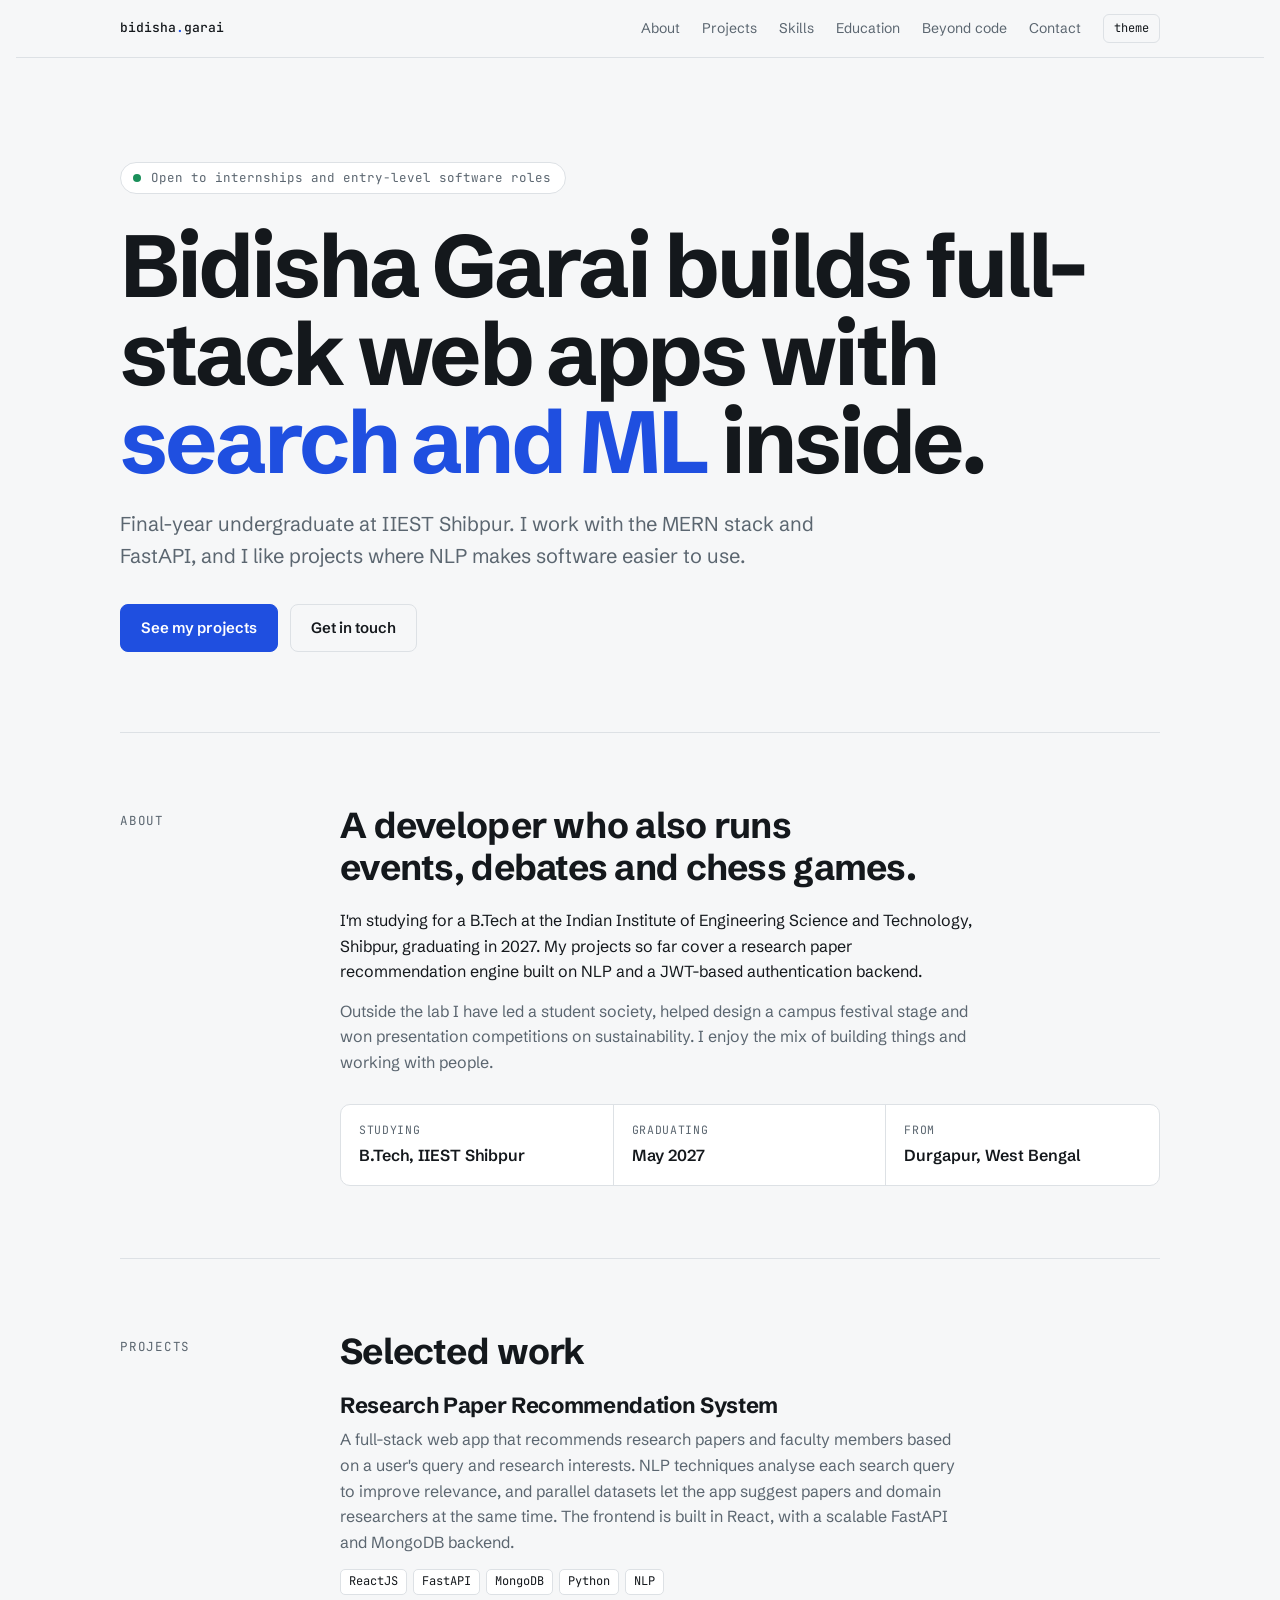
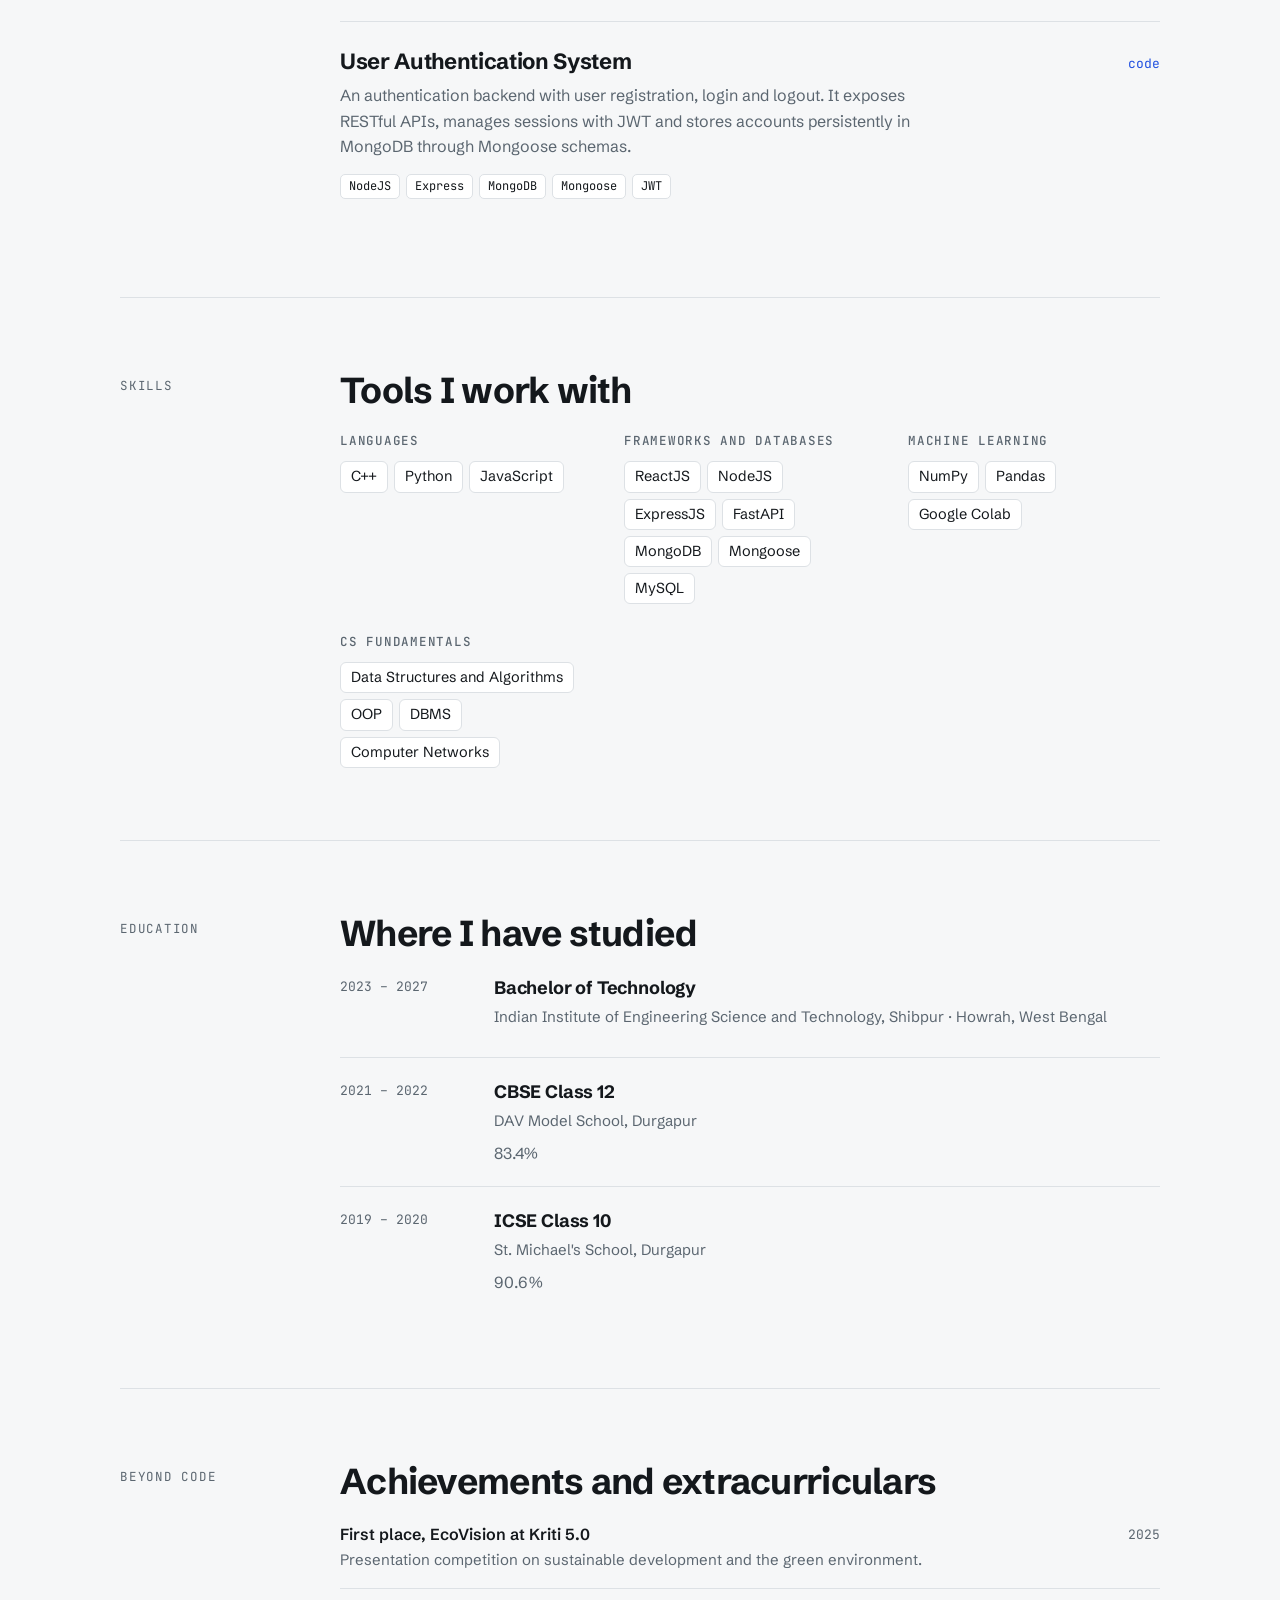
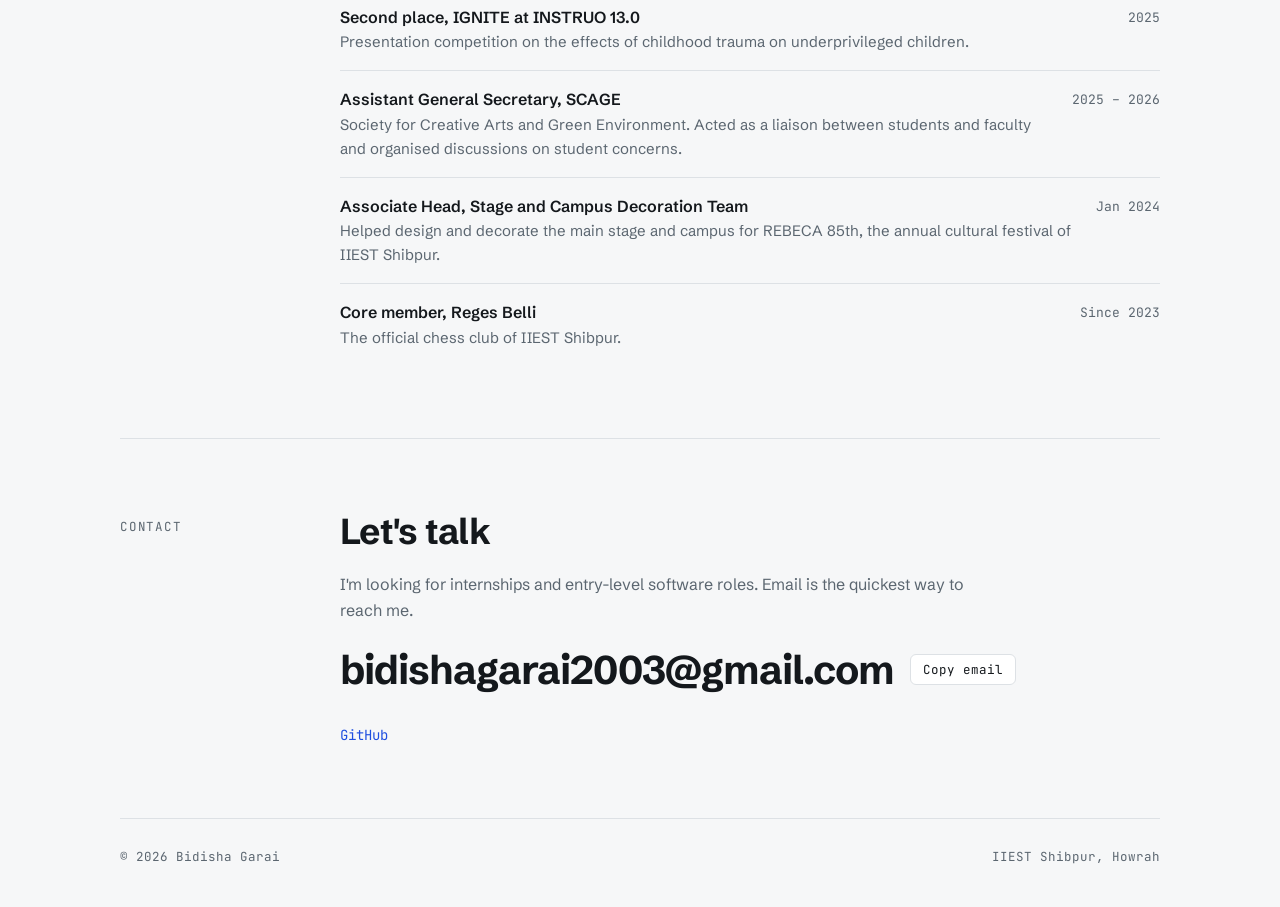
<file: index.html>
<!doctype html>
<html lang="en">
<head>
<meta charset="utf-8">
<meta name="viewport" content="width=device-width, initial-scale=1, viewport-fit=cover">
<title>Bidisha Garai Portfolio</title>
<meta name="description" content="Portfolio of Bidisha Garai, a B.Tech Computer Science student at IIEST Shibpur building full-stack web apps.">
<link rel="preconnect" href="https://fonts.googleapis.com">
<link rel="preconnect" href="https://fonts.gstatic.com" crossorigin>
<link rel="stylesheet" href="https://fonts.googleapis.com/css2?family=Schibsted+Grotesk:wght@400;500;600;700&family=JetBrains+Mono:wght@400;500&display=swap">
<link rel="stylesheet" href="style.css">
</head>
<body>
<header class="bar">
  <div class="wrap">
    <a class="brand" href="#top">bidisha<span>.</span>garai</a>
    <nav aria-label="Sections">
      <a href="#about">About</a>
      <a href="#projects">Projects</a>
      <a href="#skills">Skills</a>
      <a href="#education">Education</a>
      <a href="#beyond">Beyond code</a>
      <a href="#contact">Contact</a>
      <button class="toggle" id="theme" type="button" aria-label="Switch color theme">theme</button>
    </nav>
  </div>
</header>

<main class="wrap" id="top">
  <div class="hero">
    <span class="status"><i></i>Open to internships and entry-level software roles</span>
    <h1>Bidisha Garai builds full-stack web apps with <em>search and ML</em> inside.</h1>
    <p class="lede">Final-year undergraduate at IIEST Shibpur. I work with the MERN stack and FastAPI, and I like projects where NLP makes software easier to use.</p>
    <div class="cta">
      <a class="btn primary" href="#projects">See my projects</a>
      <a class="btn ghost" href="#contact">Get in touch</a>
    </div>
  </div>

  <section id="about">
    <div class="sec">
      <div class="label">About</div>
      <div>
        <h2>A developer who also runs events, debates and chess games.</h2>
        <p>I'm studying for a B.Tech at the Indian Institute of Engineering Science and Technology, Shibpur, graduating in 2027. My projects so far cover a research paper recommendation engine built on NLP and a JWT-based authentication backend.</p>
        <p class="muted">Outside the lab I have led a student society, helped design a campus festival stage and won presentation competitions on sustainability. I enjoy the mix of building things and working with people.</p>
        <dl class="facts">
          <div><dt>Studying</dt><dd>B.Tech, IIEST Shibpur</dd></div>
          <div><dt>Graduating</dt><dd>May 2027</dd></div>
          <div><dt>From</dt><dd>Durgapur, West Bengal</dd></div>
        </dl>
      </div>
    </div>
  </section>

  <section id="projects">
    <div class="sec">
      <div class="label">Projects</div>
      <div>
        <h2>Selected work</h2>
        <ul class="projects">
          <li class="project">
            <div>
              <h3>Research Paper Recommendation System</h3>
              <p>A full-stack web app that recommends research papers and faculty members based on a user's query and research interests. NLP techniques analyse each search query to improve relevance, and parallel datasets let the app suggest papers and domain researchers at the same time. The frontend is built in React, with a scalable FastAPI and MongoDB backend.</p>
              <ul class="tags"><li>ReactJS</li><li>FastAPI</li><li>MongoDB</li><li>Python</li><li>NLP</li></ul>
            </div>
          </li>
          <li class="project">
            <div>
              <h3>User Authentication System</h3>
              <p>An authentication backend with user registration, login and logout. It exposes RESTful APIs, manages sessions with JWT and stores accounts persistently in MongoDB through Mongoose schemas.</p>
              <ul class="tags"><li>NodeJS</li><li>Express</li><li>MongoDB</li><li>Mongoose</li><li>JWT</li></ul>
            </div>
            <div class="links"><a href="https://github.com/Bidissha/User_login_system" target="_blank" rel="noopener">code</a></div>
          </li>
        </ul>
      </div>
    </div>
  </section>

  <section id="skills">
    <div class="sec">
      <div class="label">Skills</div>
      <div>
        <h2>Tools I work with</h2>
        <div class="skills">
          <div><h3>Languages</h3><ul><li>C++</li><li>Python</li><li>JavaScript</li></ul></div>
          <div><h3>Frameworks and databases</h3><ul><li>ReactJS</li><li>NodeJS</li><li>ExpressJS</li><li>FastAPI</li><li>MongoDB</li><li>Mongoose</li><li>MySQL</li></ul></div>
          <div><h3>Machine learning</h3><ul><li>NumPy</li><li>Pandas</li><li>Google Colab</li></ul></div>
          <div><h3>CS fundamentals</h3><ul><li>Data Structures and Algorithms</li><li>OOP</li><li>DBMS</li><li>Computer Networks</li></ul></div>
        </div>
      </div>
    </div>
  </section>

  <section id="education">
    <div class="sec">
      <div class="label">Education</div>
      <div>
        <h2>Where I have studied</h2>
        <ol class="log">
          <li>
            <div class="when">2023 – 2027</div>
            <div>
              <h3>Bachelor of Technology</h3>
              <div class="org">Indian Institute of Engineering Science and Technology, Shibpur · Howrah, West Bengal</div>
            </div>
          </li>
          <li>
            <div class="when">2021 – 2022</div>
            <div>
              <h3>CBSE Class 12</h3>
              <div class="org">DAV Model School, Durgapur</div>
              <p>83.4%</p>
            </div>
          </li>
          <li>
            <div class="when">2019 – 2020</div>
            <div>
              <h3>ICSE Class 10</h3>
              <div class="org">St. Michael's School, Durgapur</div>
              <p>90.6%</p>
            </div>
          </li>
        </ol>
      </div>
    </div>
  </section>

  <section id="beyond">
    <div class="sec">
      <div class="label">Beyond code</div>
      <div>
        <h2>Achievements and extracurriculars</h2>
        <ul class="wins">
          <li><div><strong>First place, EcoVision at Kriti 5.0</strong><span>Presentation competition on sustainable development and the green environment.</span></div><time>2025</time></li>
          <li><div><strong>Second place, IGNITE at INSTRUO 13.0</strong><span>Presentation competition on the effects of childhood trauma on underprivileged children.</span></div><time>2025</time></li>
          <li><div><strong>Assistant General Secretary, SCAGE</strong><span>Society for Creative Arts and Green Environment. Acted as a liaison between students and faculty and organised discussions on student concerns.</span></div><time>2025 – 2026</time></li>
          <li><div><strong>Associate Head, Stage and Campus Decoration Team</strong><span>Helped design and decorate the main stage and campus for REBECA 85th, the annual cultural festival of IIEST Shibpur.</span></div><time>Jan 2024</time></li>
          <li><div><strong>Core member, Reges Belli</strong><span>The official chess club of IIEST Shibpur.</span></div><time>Since 2023</time></li>
        </ul>
      </div>
    </div>
  </section>

  <section id="contact">
    <div class="sec">
      <div class="label">Contact</div>
      <div>
        <h2>Let's talk</h2>
        <p class="muted">I'm looking for internships and entry-level software roles. Email is the quickest way to reach me.</p>
        <div class="mail">
          <code id="email">bidishagarai2003@gmail.com</code>
          <button class="copy" id="copy" type="button">Copy email</button>
        </div>
        <ul class="social">
          <li><a href="https://github.com/Bidissha" target="_blank" rel="noopener">GitHub</a></li>
        </ul>
      </div>
    </div>
  </section>

  <footer>
    <span>© 2026 Bidisha Garai</span>
    <span>IIEST Shibpur, Howrah</span>
  </footer>
</main>

<script src="script.js"></script>
</body>
</html>
</file>
<file: style.css>
/* Layout: single left-aligned column, hairline-separated sections, mono labels that read like repo metadata */
:root {
  color-scheme: light;
  --bg: #f6f7f8;
  --surface: #ffffff;
  --fg: #14181c;
  --muted: #5b6670;
  --line: #dde1e5;
  --accent: #1f4fe0;
  --accent-ink: #ffffff;
  --ok: #1a8f5a;
  --font-display: "Schibsted Grotesk", "Helvetica Neue", Arial, sans-serif;
  --font-body: "Schibsted Grotesk", "Helvetica Neue", Arial, sans-serif;
  --font-mono: "JetBrains Mono", ui-monospace, "SF Mono", Menlo, Consolas, monospace;
}
@media (prefers-color-scheme: dark) {
  :root:not([data-theme="light"]) {
    --bg: #0f1317; --surface: #161b21; --fg: #e8ecef; --muted: #98a3ad;
    --line: #262e36; --accent: #7a9bff; --accent-ink: #0f1317; --ok: #4cc58a;
    color-scheme: dark;
  }
}
:root[data-theme="dark"] {
  --bg: #0f1317; --surface: #161b21; --fg: #e8ecef; --muted: #98a3ad;
  --line: #262e36; --accent: #7a9bff; --accent-ink: #0f1317; --ok: #4cc58a;
  color-scheme: dark;
}

* { box-sizing: border-box; }
body { margin: 0; }
img { max-width: 100%; }
[hidden] { display: none !important; }
html { scroll-behavior: smooth; scroll-padding-top: 72px; }
body {
  background: var(--bg);
  color: var(--fg);
  font-family: var(--font-body);
  font-size: 16px;
  line-height: 1.6;
  padding-left: max(16px, env(safe-area-inset-left, 0px));
  padding-right: max(16px, env(safe-area-inset-right, 0px));
}
body::before {
  content: ""; position: fixed; inset: 0 0 auto; height: env(safe-area-inset-top, 0px);
  background: var(--bg); z-index: 10;
}
a { color: inherit; }
:focus-visible { outline: 2px solid var(--accent); outline-offset: 3px; border-radius: 3px; }

.wrap { max-width: 1040px; margin: 0 auto; }

/* Top bar */
.bar {
  position: sticky; top: env(safe-area-inset-top, 0px); z-index: 9;
  background: var(--bg);
  border-bottom: 1px solid var(--line);
}
.bar .wrap { display: flex; align-items: center; justify-content: space-between; gap: 16px; padding-block: 14px; }
.brand { font-family: var(--font-mono); font-size: 13px; text-decoration: none; font-weight: 500; white-space: nowrap; }
.brand span { color: var(--accent); }
nav { display: flex; align-items: center; gap: 6px 22px; flex-wrap: wrap; justify-content: flex-end; min-width: 0; }
nav a { font-size: 14px; color: var(--muted); text-decoration: none; }
nav a:hover { color: var(--fg); }
.toggle {
  font: inherit; font-family: var(--font-mono); font-size: 12px; color: var(--fg);
  background: transparent; border: 1px solid var(--line); border-radius: 6px;
  padding: 4px 10px; cursor: pointer;
}
.toggle:hover { border-color: var(--muted); }

/* Hero */
.hero { padding-block: clamp(48px, 9vw, 104px) clamp(40px, 7vw, 80px); }
.status {
  display: inline-flex; align-items: center; gap: 10px;
  font-family: var(--font-mono); font-size: 12.5px; color: var(--muted);
  border: 1px solid var(--line); background: var(--surface);
  border-radius: 999px; padding: 5px 14px 5px 12px;
}
.status i { width: 8px; height: 8px; border-radius: 50%; background: var(--ok); display: block; }
h1 {
  font-family: var(--font-display);
  font-weight: 700; font-size: clamp(40px, 8.4vw, 88px);
  line-height: 1.0; letter-spacing: -0.035em;
  margin: 28px 0 22px; text-wrap: balance;
}
h1 em { font-style: normal; color: var(--accent); }
.lede { max-width: 60ch; font-size: clamp(17px, 2.2vw, 20px); color: var(--muted); margin: 0; }
.cta { display: flex; flex-wrap: wrap; gap: 12px; margin-top: 32px; }
.btn {
  display: inline-block; text-decoration: none; font-weight: 600; font-size: 15px;
  padding: 11px 20px; border-radius: 8px; border: 1px solid var(--line);
}
.btn.primary { background: var(--accent); color: var(--accent-ink); border-color: var(--accent); }
.btn.primary:hover { filter: brightness(1.08); }
.btn.ghost:hover { border-color: var(--muted); }

/* Sections */
section { border-top: 1px solid var(--line); padding-block: clamp(40px, 6vw, 72px); }
.sec { display: grid; grid-template-columns: 180px minmax(0, 1fr); gap: 16px 40px; }
.label { font-family: var(--font-mono); font-size: 12.5px; letter-spacing: 0.06em; text-transform: uppercase; color: var(--muted); padding-top: 6px; }
h2 { font-family: var(--font-display); font-size: clamp(26px, 4vw, 36px); line-height: 1.15; letter-spacing: -0.02em; margin: 0 0 20px; text-wrap: balance; }
.sec p { margin: 0 0 14px; max-width: 64ch; }
.sec p.muted { color: var(--muted); }

/* Facts list in About */
.facts { display: grid; grid-template-columns: repeat(auto-fit, minmax(190px, 1fr)); gap: 0; margin-top: 28px; border: 1px solid var(--line); border-radius: 10px; background: var(--surface); }
.facts div { padding: 16px 18px; border-right: 1px solid var(--line); min-width: 0; }
.facts div:last-child { border-right: 0; }
.facts dt { font-family: var(--font-mono); font-size: 11.5px; letter-spacing: 0.06em; text-transform: uppercase; color: var(--muted); }
.facts dd { margin: 4px 0 0; font-weight: 600; }
dl { margin: 0; }

/* Projects */
.projects { list-style: none; margin: 0; padding: 0; }
.project { padding-block: 26px; border-top: 1px solid var(--line); display: grid; grid-template-columns: minmax(0, 1fr) auto; gap: 8px 24px; }
.project:first-child { border-top: 0; padding-top: 0; }
.project h3 { margin: 0; font-size: 22px; letter-spacing: -0.015em; line-height: 1.25; }
.project p { margin: 8px 0 14px; color: var(--muted); max-width: 62ch; }
.tags { display: flex; flex-wrap: wrap; gap: 6px; padding: 0; margin: 0; list-style: none; }
.tags li { font-family: var(--font-mono); font-size: 12px; border: 1px solid var(--line); background: var(--surface); border-radius: 5px; padding: 2px 8px; }
.links { display: flex; gap: 14px; font-family: var(--font-mono); font-size: 13px; align-self: start; padding-top: 6px; }
.links a { color: var(--accent); text-decoration: none; border-bottom: 1px solid transparent; }
.links a:hover { border-bottom-color: currentColor; }

/* Skills */
.skills { display: grid; grid-template-columns: repeat(auto-fit, minmax(240px, 1fr)); gap: 28px 32px; }
.skills h3 { margin: 0 0 10px; font-family: var(--font-mono); font-size: 12.5px; letter-spacing: 0.06em; text-transform: uppercase; color: var(--muted); font-weight: 500; }
.skills ul { margin: 0; padding: 0; list-style: none; display: flex; flex-wrap: wrap; gap: 6px; }
.skills li { font-size: 14.5px; border: 1px solid var(--line); background: var(--surface); border-radius: 6px; padding: 3px 10px; }

/* Resume timeline */
.log { list-style: none; margin: 0; padding: 0; }
.log li { display: grid; grid-template-columns: 130px minmax(0, 1fr); gap: 4px 24px; padding-block: 20px; border-top: 1px solid var(--line); }
.log li:first-child { border-top: 0; padding-top: 0; }
.when { font-family: var(--font-mono); font-size: 13px; color: var(--muted); padding-top: 3px; }
.log h3 { margin: 0; font-size: 18px; letter-spacing: -0.01em; }
.log .org { color: var(--muted); font-size: 15px; margin: 2px 0 8px; }
.log p { margin: 0; color: var(--muted); max-width: 62ch; }

/* Achievements */
.wins { list-style: none; margin: 0; padding: 0; display: grid; gap: 0; }
.wins li { display: grid; grid-template-columns: minmax(0, 1fr) auto; gap: 4px 20px; padding-block: 16px; border-top: 1px solid var(--line); }
.wins li:first-child { border-top: 0; padding-top: 0; }
.wins strong { font-weight: 600; }
.wins span { color: var(--muted); font-size: 15px; display: block; }
.wins time { font-family: var(--font-mono); font-size: 13px; color: var(--muted); padding-top: 3px; }

/* Contact */
.mail { display: flex; flex-wrap: wrap; align-items: center; gap: 12px 16px; margin: 6px 0 22px; }
.mail code { font-family: var(--font-display); font-weight: 700; font-size: clamp(22px, 4.6vw, 40px); letter-spacing: -0.025em; overflow-wrap: anywhere; user-select: all; }
.copy { font-family: var(--font-mono); font-size: 12.5px; color: var(--fg); background: var(--surface); border: 1px solid var(--line); border-radius: 6px; padding: 6px 12px; cursor: pointer; }
.copy:hover { border-color: var(--muted); }
.social { display: flex; flex-wrap: wrap; gap: 10px 24px; padding: 0; margin: 0; list-style: none; font-family: var(--font-mono); font-size: 14px; }
.social a { color: var(--accent); text-decoration: none; }
.social a:hover { text-decoration: underline; }

footer { border-top: 1px solid var(--line); padding-block: 28px 40px; font-family: var(--font-mono); font-size: 12.5px; color: var(--muted); display: flex; flex-wrap: wrap; justify-content: space-between; gap: 8px 24px; }

@media (max-width: 720px) {
  .sec { grid-template-columns: minmax(0, 1fr); gap: 4px; }
  .label { padding-top: 0; margin-bottom: 8px; }
  .project { grid-template-columns: minmax(0, 1fr); }
  .links { padding-top: 0; }
  .log li { grid-template-columns: minmax(0, 1fr); }
  .wins li { grid-template-columns: minmax(0, 1fr); }
  .facts div { border-right: 0; border-bottom: 1px solid var(--line); }
  .facts div:last-child { border-bottom: 0; }
  .bar .wrap { flex-wrap: wrap; }
}
@media (prefers-reduced-motion: reduce) { html { scroll-behavior: auto; } }
</file>
